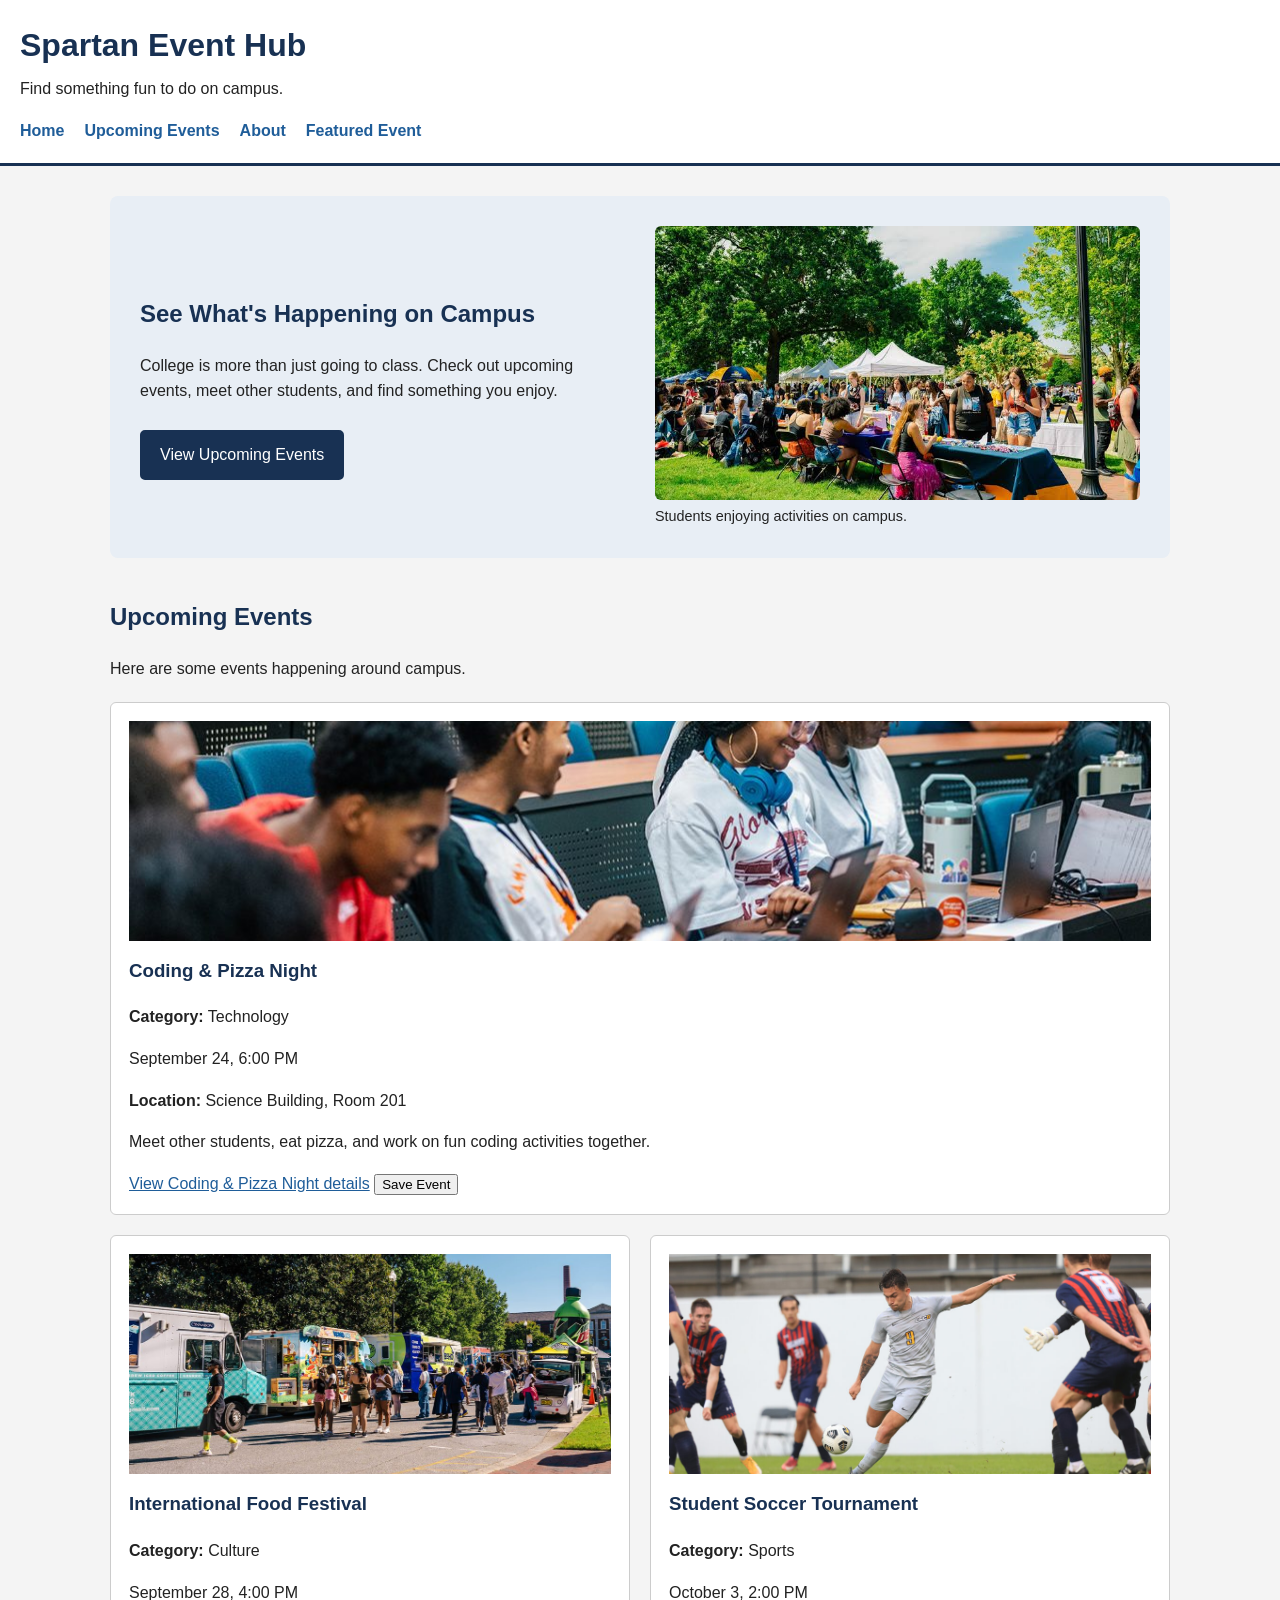
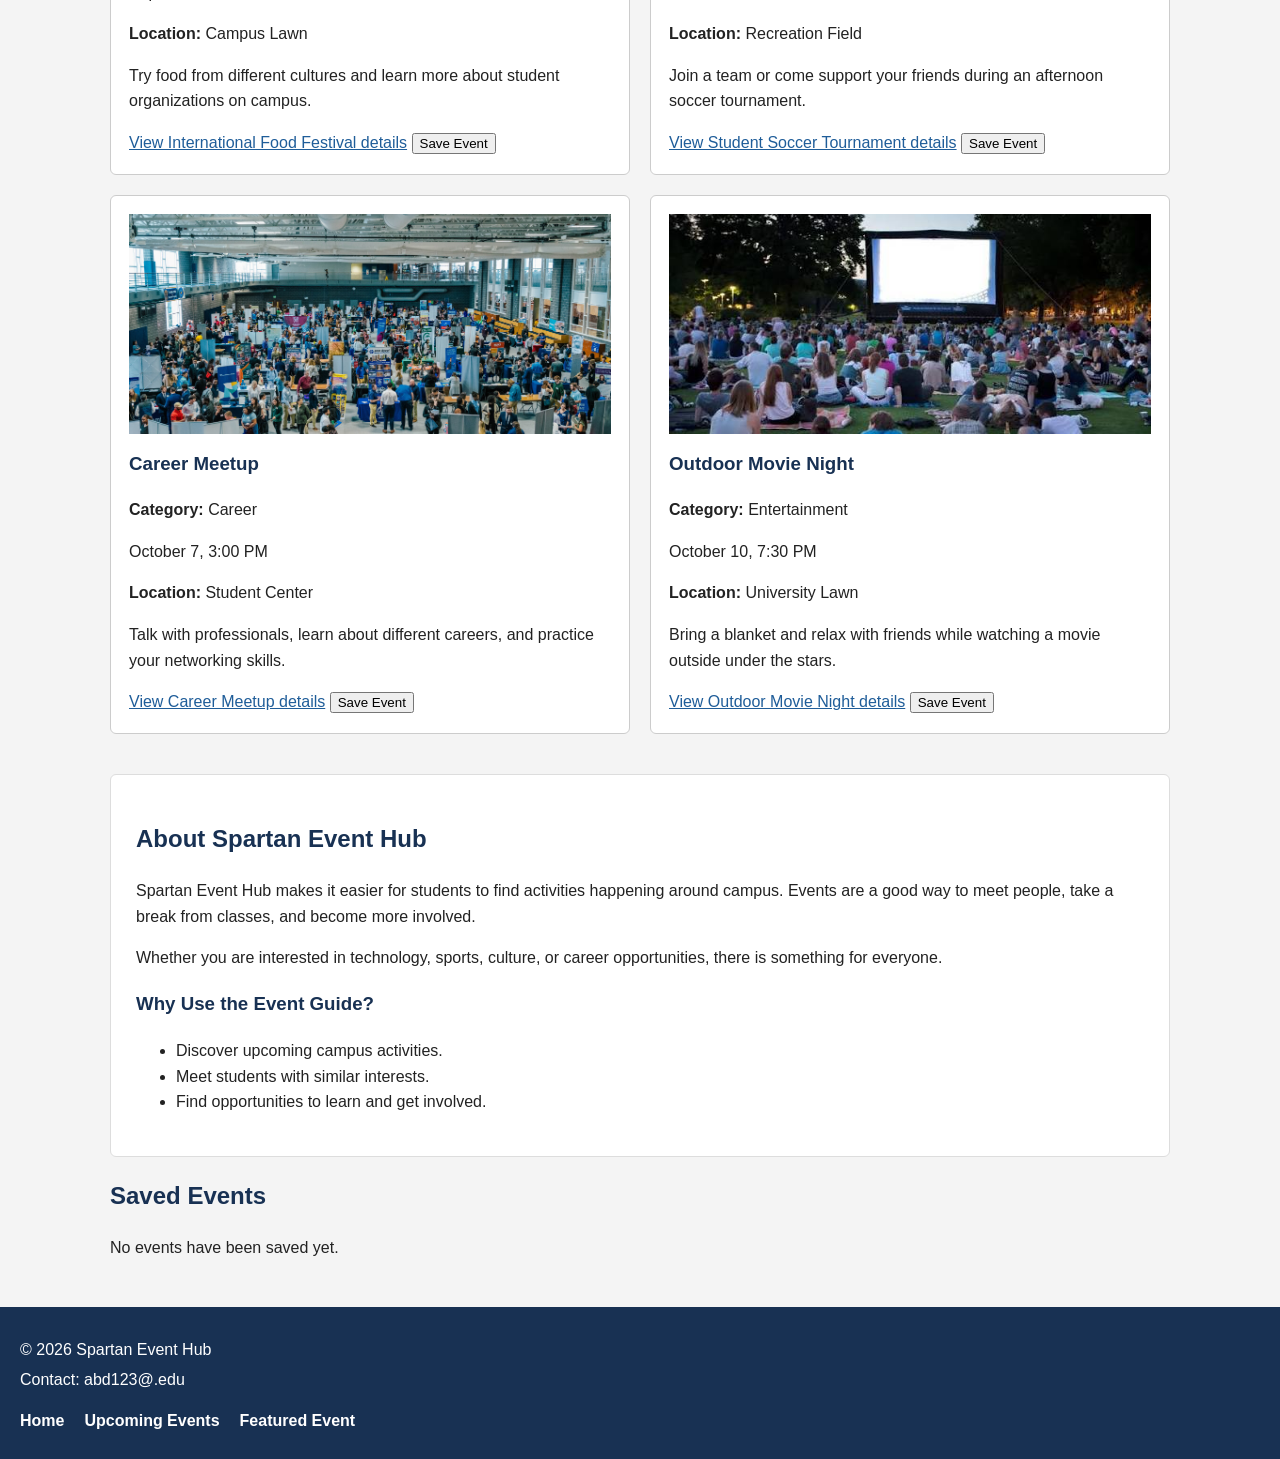
<file: index.html>
<!DOCTYPE html>
<!--
  Name: Abdullah Khan
  Date: 09.17.2026
  CSC 372-01

  This is the home page for my Campus Event Guide. It shows upcoming
  campus events and helps students find activities they can join.
-->

<html lang="en">
<head>
  <meta charset="UTF-8">
  <meta name="viewport" content="width=device-width, initial-scale=1.0">
  <title>Spartan Event Hub</title>
  <link rel="stylesheet" href="styles.css">
  <script src="script.js"  defer></script>
</head>

<body>

  <header>
    <h1>Spartan Event Hub</h1>
    <p>Find something fun to do on campus.</p>

    <nav>
      <ul>
        <li><a href="index.html">Home</a></li>
        <li><a href="#upcoming-events">Upcoming Events</a></li>
        <li><a href="#about">About</a></li>
        <li><a href="event.html">Featured Event</a></li>
      </ul>
    </nav>
  </header>

  <main>

    <!-- Introduction to the website -->
    <section id="hero">
      <div>
        <h2>See What's Happening on Campus</h2>
        <p>
          College is more than just going to class. Check out upcoming
          events, meet other students, and find something you enjoy.
        </p>
        <a href="#upcoming-events" class="button">View Upcoming Events</a>
      </div>

      <figure>
        <img src="images/campus-events.jpg"
             alt="Students spending time together at a campus event">
        <figcaption>Students enjoying activities on campus.</figcaption>
      </figure>
    </section>

    <!-- Upcoming campus events -->
    <section id="upcoming-events">
      <h2>Upcoming Events</h2>
      <p>Here are some events happening around campus.</p>

      <div class="event-grid">

        <article class="event-card">
          <img src="images/coding-night.jpg"
               alt="Students working together on computers">
          <h3>Coding &amp; Pizza Night</h3>
          <p><strong>Category:</strong> Technology</p>
          <p>
            <time datetime="2026-09-24T18:00">September 24, 6:00 PM</time>
          </p>
          <p><strong>Location:</strong> Science Building, Room 201</p>
          <p>
            Meet other students, eat pizza, and work on fun coding
            activities together.
          </p>
          <a href="event.html">View Coding &amp; Pizza Night details</a>
        </article>

        <article class="event-card">
          <img src="images/food-festival.jpg"
               alt="Students enjoying food at an outdoor festival">
          <h3>International Food Festival</h3>
          <p><strong>Category:</strong> Culture</p>
          <p>
            <time datetime="2026-09-28T16:00">September 28, 4:00 PM</time>
          </p>
          <p><strong>Location:</strong> Campus Lawn</p>
          <p>
            Try food from different cultures and learn more about
            student organizations on campus.
          </p>
          <a href="event.html">View International Food Festival details</a>
        </article>

        <article class="event-card">
          <img src="images/soccer.jpg"
               alt="College students playing soccer on a field">
          <h3>Student Soccer Tournament</h3>
          <p><strong>Category:</strong> Sports</p>
          <p>
            <time datetime="2026-10-03T14:00">October 3, 2:00 PM</time>
          </p>
          <p><strong>Location:</strong> Recreation Field</p>
          <p>
            Join a team or come support your friends during an afternoon
            soccer tournament.
          </p>
          <a href="event.html">View Student Soccer Tournament details</a>
        </article>

        <article class="event-card">
          <img src="images/career-meetup.jpg"
               alt="Students speaking with professionals at a career event">
          <h3>Career Meetup</h3>
          <p><strong>Category:</strong> Career</p>
          <p>
            <time datetime="2026-10-07T15:00">October 7, 3:00 PM</time>
          </p>
          <p><strong>Location:</strong> Student Center</p>
          <p>
            Talk with professionals, learn about different careers, and
            practice your networking skills.
          </p>
          <a href="event.html">View Career Meetup details</a>
        </article>

        <article class="event-card">
          <img src="images/movie-night.jpg"
               alt="Outdoor movie screen set up on a college campus">
          <h3>Outdoor Movie Night</h3>
          <p><strong>Category:</strong> Entertainment</p>
          <p>
            <time datetime="2026-10-10T19:30">October 10, 7:30 PM</time>
          </p>
          <p><strong>Location:</strong> University Lawn</p>
          <p>
            Bring a blanket and relax with friends while watching a movie
            outside under the stars.
          </p>
          <a href="event.html">View Outdoor Movie Night details</a>
        </article>

      </div>
    </section>

    <!-- Information about the event guide -->
    <section id="about">
      <h2>About Spartan Event Hub</h2>

      <p>
        Spartan Event Hub makes it easier for students to find activities
        happening around campus. Events are a good way to meet people,
        take a break from classes, and become more involved.
      </p>

      <p>
        Whether you are interested in technology, sports, culture, or
        career opportunities, there is something for everyone.
      </p>

      <h3>Why Use the Event Guide?</h3>
      <ul>
        <li>Discover upcoming campus activities.</li>
        <li>Meet students with similar interests.</li>
        <li>Find opportunities to learn and get involved.</li>
      </ul>
    </section>

  </main>

  <footer>
    <p>&copy; 2026 Spartan Event Hub</p>
    <p>Contact: abd123@.edu</p>

    <nav>
      <ul>
        <li><a href="index.html">Home</a></li>
        <li><a href="#upcoming-events">Upcoming Events</a></li>
        <li><a href="event.html">Featured Event</a></li>
      </ul>
    </nav>
  </footer>

</body>
</html>
</file>
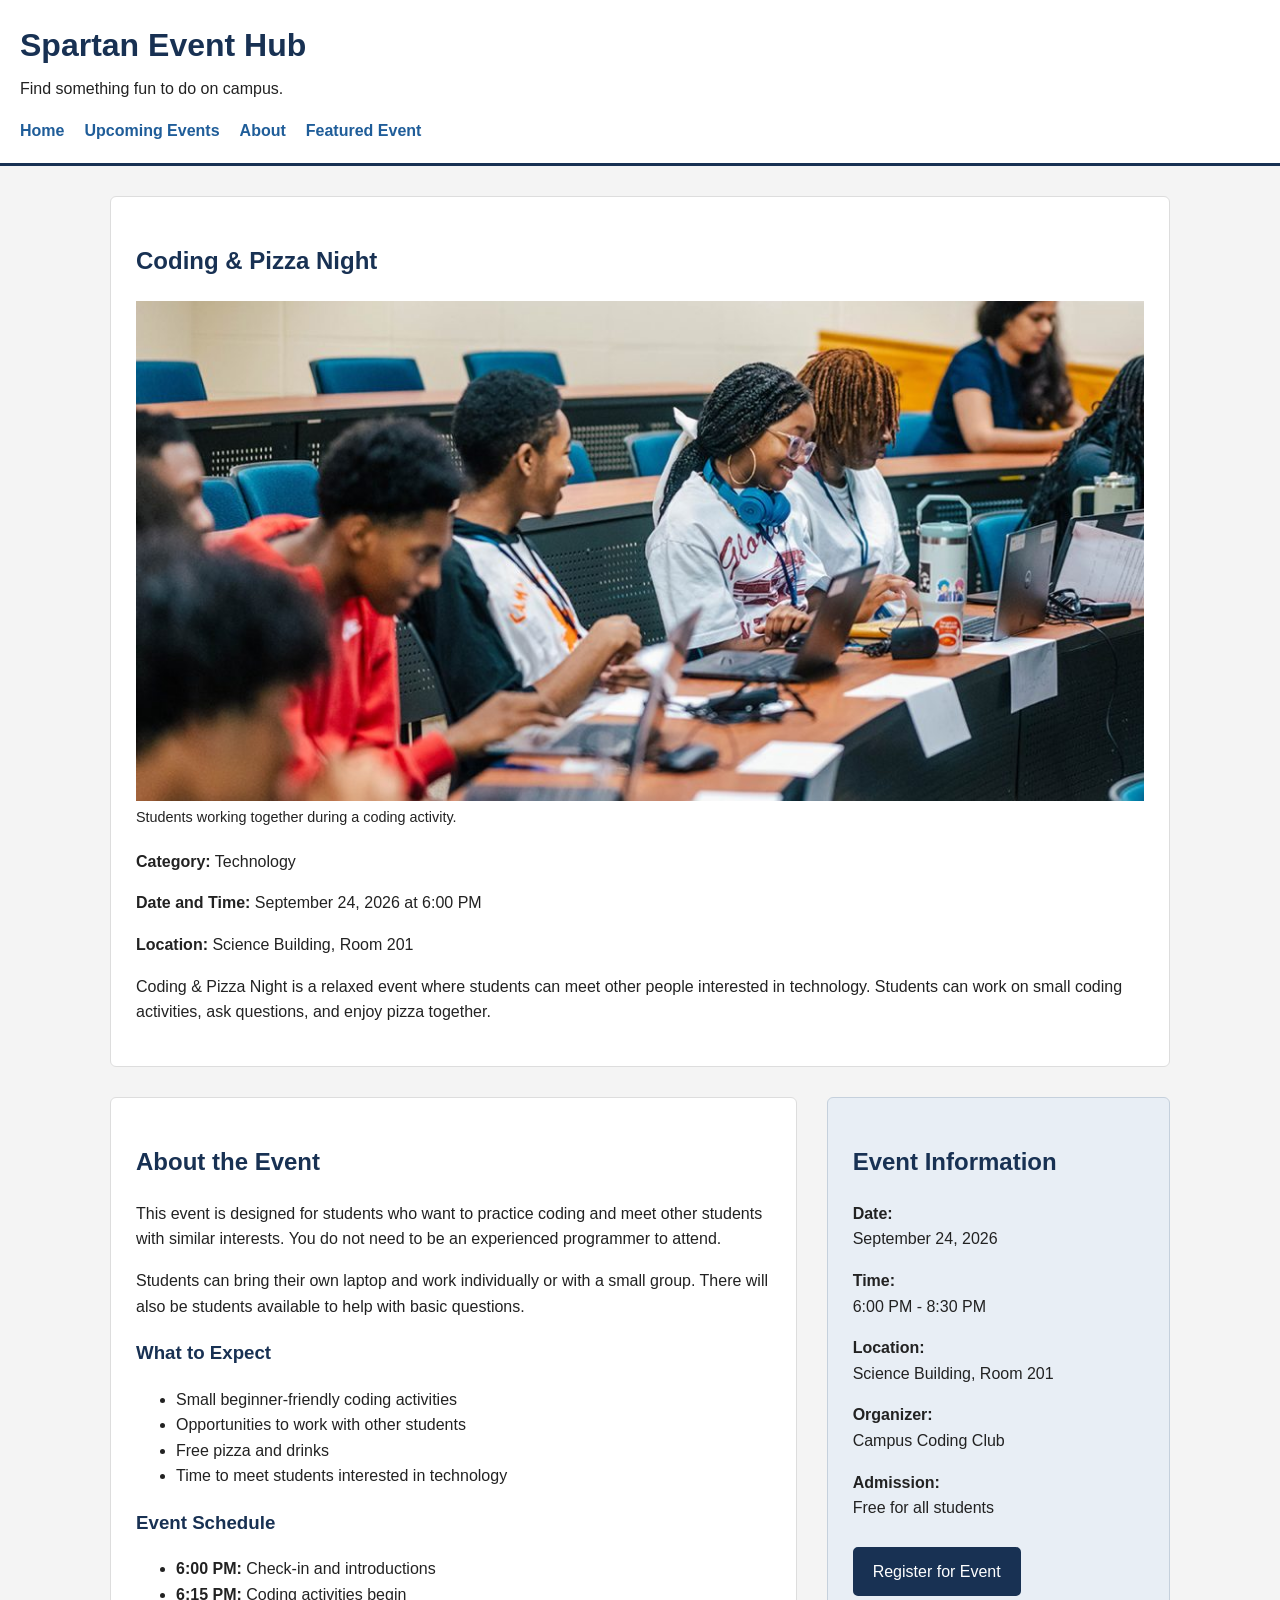
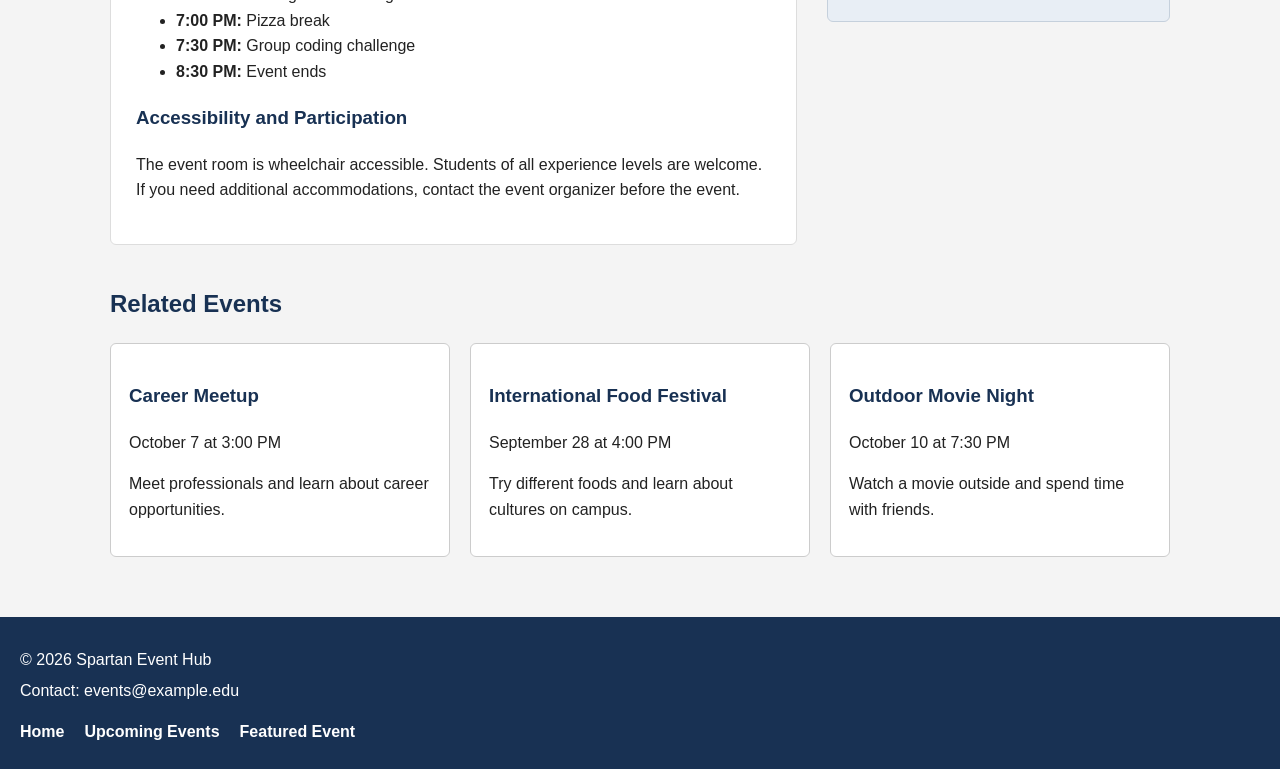
<file: event.html>
<!DOCTYPE html>
<!--
  Name: Abdullah Khan
  Date: 09.18.2026
  CSC 372-01

  This page shows information about the featured Coding & Pizza Night
  event, including the schedule, location, and event details.
-->
<html lang="en">
<head>
  <meta charset="UTF-8">
  <meta name="viewport" content="width=device-width, initial-scale=1.0">
  <title>Coding &amp; Pizza Night | Spartan Event Hub</title>
  <link rel="stylesheet" href="styles.css">
</head>

<body>

  <header>
    <h1>Spartan Event Hub</h1>
    <p>Find something fun to do on campus.</p>

    <nav>
      <ul>
        <li><a href="index.html">Home</a></li>
        <li><a href="index.html#upcoming-events">Upcoming Events</a></li>
        <li><a href="index.html#about">About</a></li>
        <li><a href="event.html">Featured Event</a></li>
      </ul>
    </nav>
  </header>

  <main>

    <!-- Basic information about the featured event -->
    <section id="event-intro">
      <h2>Coding &amp; Pizza Night</h2>

      <figure>
        <img src="images/coding-night.jpg"
             alt="Students working together on computers during a coding event">
        <figcaption>Students working together during a coding activity.</figcaption>
      </figure>

      <p><strong>Category:</strong> Technology</p>
      <p>
        <strong>Date and Time:</strong>
        <time datetime="2026-09-24T18:00">September 24, 2026 at 6:00 PM</time>
      </p>
      <p><strong>Location:</strong> Science Building, Room 201</p>

      <p>
        Coding &amp; Pizza Night is a relaxed event where students can meet
        other people interested in technology. Students can work on small
        coding activities, ask questions, and enjoy pizza together.
      </p>
    </section>

    <!-- Main event information and sidebar -->
    <div id="event-layout">

      <section id="event-content">
        <h2>About the Event</h2>

        <p>
          This event is designed for students who want to practice coding
          and meet other students with similar interests. You do not need
          to be an experienced programmer to attend.
        </p>

        <p>
          Students can bring their own laptop and work individually or with
          a small group. There will also be students available to help with
          basic questions.
        </p>

        <h3>What to Expect</h3>
        <ul>
          <li>Small beginner-friendly coding activities</li>
          <li>Opportunities to work with other students</li>
          <li>Free pizza and drinks</li>
          <li>Time to meet students interested in technology</li>
        </ul>

        <h3>Event Schedule</h3>
        <ul>
          <li><strong>6:00 PM:</strong> Check-in and introductions</li>
          <li><strong>6:15 PM:</strong> Coding activities begin</li>
          <li><strong>7:00 PM:</strong> Pizza break</li>
          <li><strong>7:30 PM:</strong> Group coding challenge</li>
          <li><strong>8:30 PM:</strong> Event ends</li>
        </ul>

        <h3>Accessibility and Participation</h3>
        <p>
          The event room is wheelchair accessible. Students of all
          experience levels are welcome. If you need additional
          accommodations, contact the event organizer before the event.
        </p>
      </section>

      <aside>
        <h2>Event Information</h2>

        <p>
          <strong>Date:</strong><br>
          September 24, 2026
        </p>

        <p>
          <strong>Time:</strong><br>
          6:00 PM - 8:30 PM
        </p>

        <p>
          <strong>Location:</strong><br>
          Science Building, Room 201
        </p>

        <p>
          <strong>Organizer:</strong><br>
          Campus Coding Club
        </p>

        <p>
          <strong>Admission:</strong><br>
          Free for all students
        </p>

        <a href="mailto:events@example.edu" class="button">Register for Event</a>
      </aside>

    </div>

    <!-- Other events students may be interested in -->
    <section id="related-events">
      <h2>Related Events</h2>

      <div class="related-event-list">

        <article class="related-card">
          <h3>Career Meetup</h3>
          <p>October 7 at 3:00 PM</p>
          <p>Meet professionals and learn about career opportunities.</p>
        </article>

        <article class="related-card">
          <h3>International Food Festival</h3>
          <p>September 28 at 4:00 PM</p>
          <p>Try different foods and learn about cultures on campus.</p>
        </article>

        <article class="related-card">
          <h3>Outdoor Movie Night</h3>
          <p>October 10 at 7:30 PM</p>
          <p>Watch a movie outside and spend time with friends.</p>
        </article>

      </div>
    </section>

  </main>

  <footer>
    <p>&copy; 2026 Spartan Event Hub</p>
    <p>Contact: events@example.edu</p>

    <nav>
      <ul>
        <li><a href="index.html">Home</a></li>
        <li><a href="index.html#upcoming-events">Upcoming Events</a></li>
        <li><a href="event.html">Featured Event</a></li>
      </ul>
    </nav>
  </footer>

</body>
</html>
</file>
<file: styles.css>
/*
  Name: Abdullah Khan
  Date: 09.17.2026
  CSC 372-01

  This stylesheet is used for the Campus Event Guide.
  It styles the layout, event cards, navigation, and responsive pages.
*/
* {
  box-sizing: border-box;
}

body {
  margin: 0;
  font-family: Arial, Helvetica, sans-serif;
  background-color: #f4f4f4;
  color: #222222;
  line-height: 1.6;
}

main {
  max-width: 1100px;
  margin: 0 auto;
  padding: 30px 20px;
}

h1,
h2,
h3 {
  color: #183153;
}

img {
  max-width: 100%;
  height: auto;
  display: block;
}

a {
  color: #1f5d99;
}

a:hover {
  color: #123b63;
}


/* Header and navigation */

header {
  background-color: #ffffff;
  padding: 20px;
  border-bottom: 3px solid #183153;
}

header h1 {
  margin: 0;
}

header > p {
  margin-top: 5px;
}

nav ul {
  display: flex;
  justify-content: flex-start;
  align-items: center;
  flex-wrap: wrap;
  gap: 20px;
  list-style: none;
  padding: 0;
  margin: 15px 0 0;
}

nav a {
  text-decoration: none;
  font-weight: bold;
}


/* Reusable button */

.button {
  display: inline-block;
  background-color: #183153;
  color: #ffffff;
  text-decoration: none;
  padding: 10px 18px;
  border: 2px solid #183153;
  border-radius: 5px;
  margin-top: 10px;
}

.button:hover {
  background-color: #ffffff;
  color: #183153;
}


/* Home page hero */

#hero {
  display: flex;
  justify-content: space-between;
  align-items: center;
  gap: 30px;
  background-color: #e8eef5;
  padding: 30px;
  margin-bottom: 40px;
  border-radius: 8px;
}

#hero > div,
#hero figure {
  flex: 1;
}

#hero figure {
  margin: 0;
}

#hero img {
  border-radius: 6px;
}

figcaption {
  font-size: 0.9rem;
  margin-top: 5px;
}


/* Upcoming events */

#upcoming-events {
  margin-bottom: 40px;
}

.event-grid {
  display: grid;
  grid-template-columns: repeat(2, 1fr);
  gap: 20px;
  margin-top: 20px;
}

.event-card {
  background-color: #ffffff;
  border: 1px solid #cccccc;
  border-radius: 6px;
  padding: 18px;
}

.event-card:first-child {
  grid-column: 1 / -1;
}

.event-card img {
  width: 100%;
  height: 220px;
  object-fit: cover;
  margin-bottom: 15px;
}

.event-card h3 {
  margin-top: 0;
}


/* About section */

#about {
  background-color: #ffffff;
  padding: 25px;
  border: 1px solid #dddddd;
  border-radius: 6px;
  margin-bottom: 20px;
}


/* Event details page */

#event-intro {
  background-color: #ffffff;
  padding: 25px;
  border: 1px solid #dddddd;
  border-radius: 6px;
  margin-bottom: 30px;
}

#event-intro figure {
  margin: 20px 0;
}

#event-intro img {
  width: 100%;
  max-height: 500px;
  object-fit: cover;
}

#event-layout {
  display: grid;
  grid-template-columns: 2fr 1fr;
  gap: 30px;
  margin-bottom: 40px;
}

#event-content {
  background-color: #ffffff;
  padding: 25px;
  border: 1px solid #dddddd;
  border-radius: 6px;
}

aside {
  background-color: #e8eef5;
  padding: 25px;
  border: 1px solid #c5d0dc;
  border-radius: 6px;
  align-self: start;
}


/* Related events */

#related-events {
  margin-bottom: 30px;
}

.related-event-list {
  display: flex;
  justify-content: space-between;
  align-items: stretch;
  flex-wrap: wrap;
  gap: 20px;
}

.related-card {
  flex: 1 1 250px;
  background-color: #ffffff;
  padding: 18px;
  border: 1px solid #cccccc;
  border-radius: 6px;
}


/* Footer */

footer {
  background-color: #183153;
  color: #ffffff;
  padding: 25px 20px;
}

footer p {
  margin: 5px 0;
}

footer nav ul {
  margin-top: 15px;
}

footer a {
  color: #ffffff;
}

footer a:hover {
  color: #dddddd;
}


/* Tablet layout */

@media (max-width: 800px) {

  #hero {
    flex-direction: column;
    align-items: stretch;
  }

  .event-grid {
    grid-template-columns: 1fr 1fr;
  }

  #event-layout {
    grid-template-columns: 1fr;
  }

  .related-event-list {
    justify-content: flex-start;
  }
}


/* Phone layout */

@media (max-width: 550px) {

  main {
    padding: 20px 12px;
  }

  header {
    padding: 15px;
  }

  nav ul {
    flex-direction: column;
    align-items: flex-start;
    gap: 8px;
  }

  #hero {
    padding: 20px;
  }

  .event-grid {
    grid-template-columns: 1fr;
  }

  .event-card:first-child {
    grid-column: auto;
  }

  .event-card img {
    height: auto;
  }

  #event-content,
  #event-intro,
  aside,
  #about {
    padding: 18px;
  }

  .related-event-list {
    flex-direction: column;
  }
}

.saved-event {
    border: 3px solid black;
    background-color: lightgray;
}
</file>
